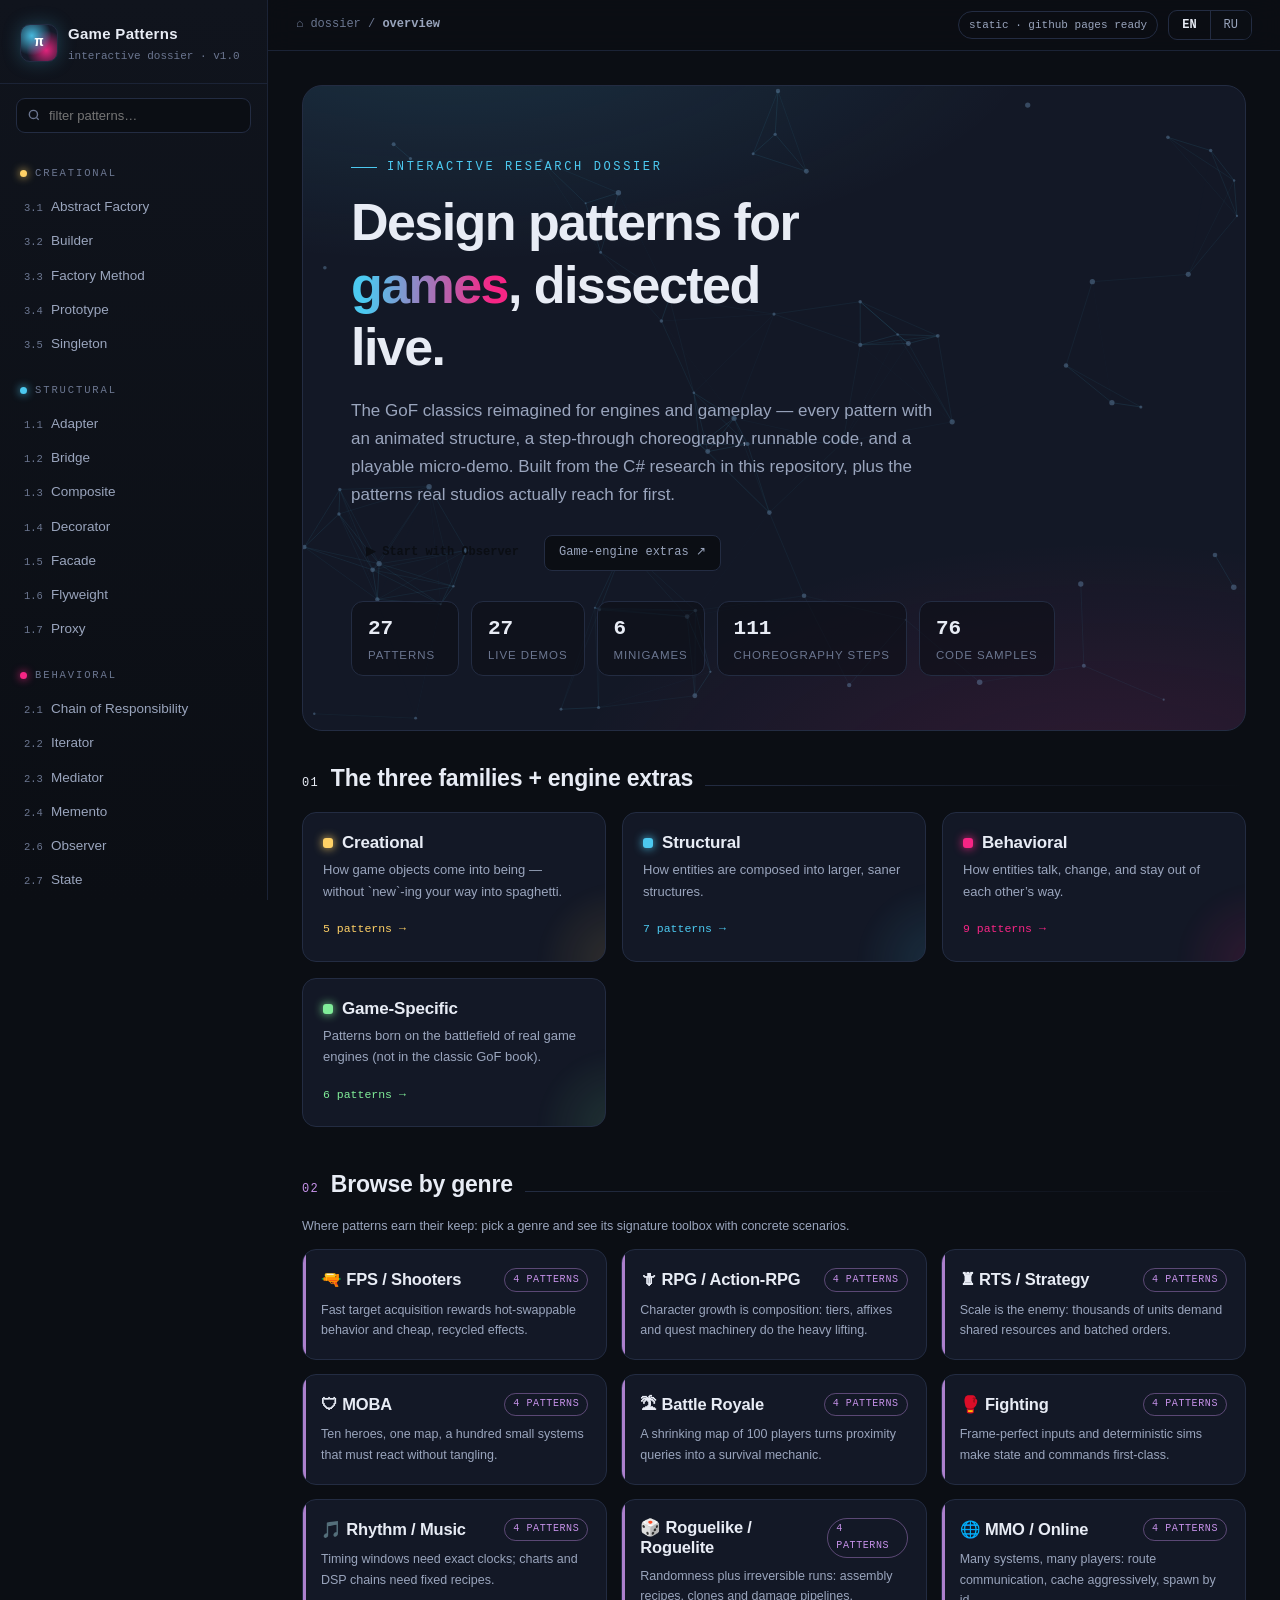
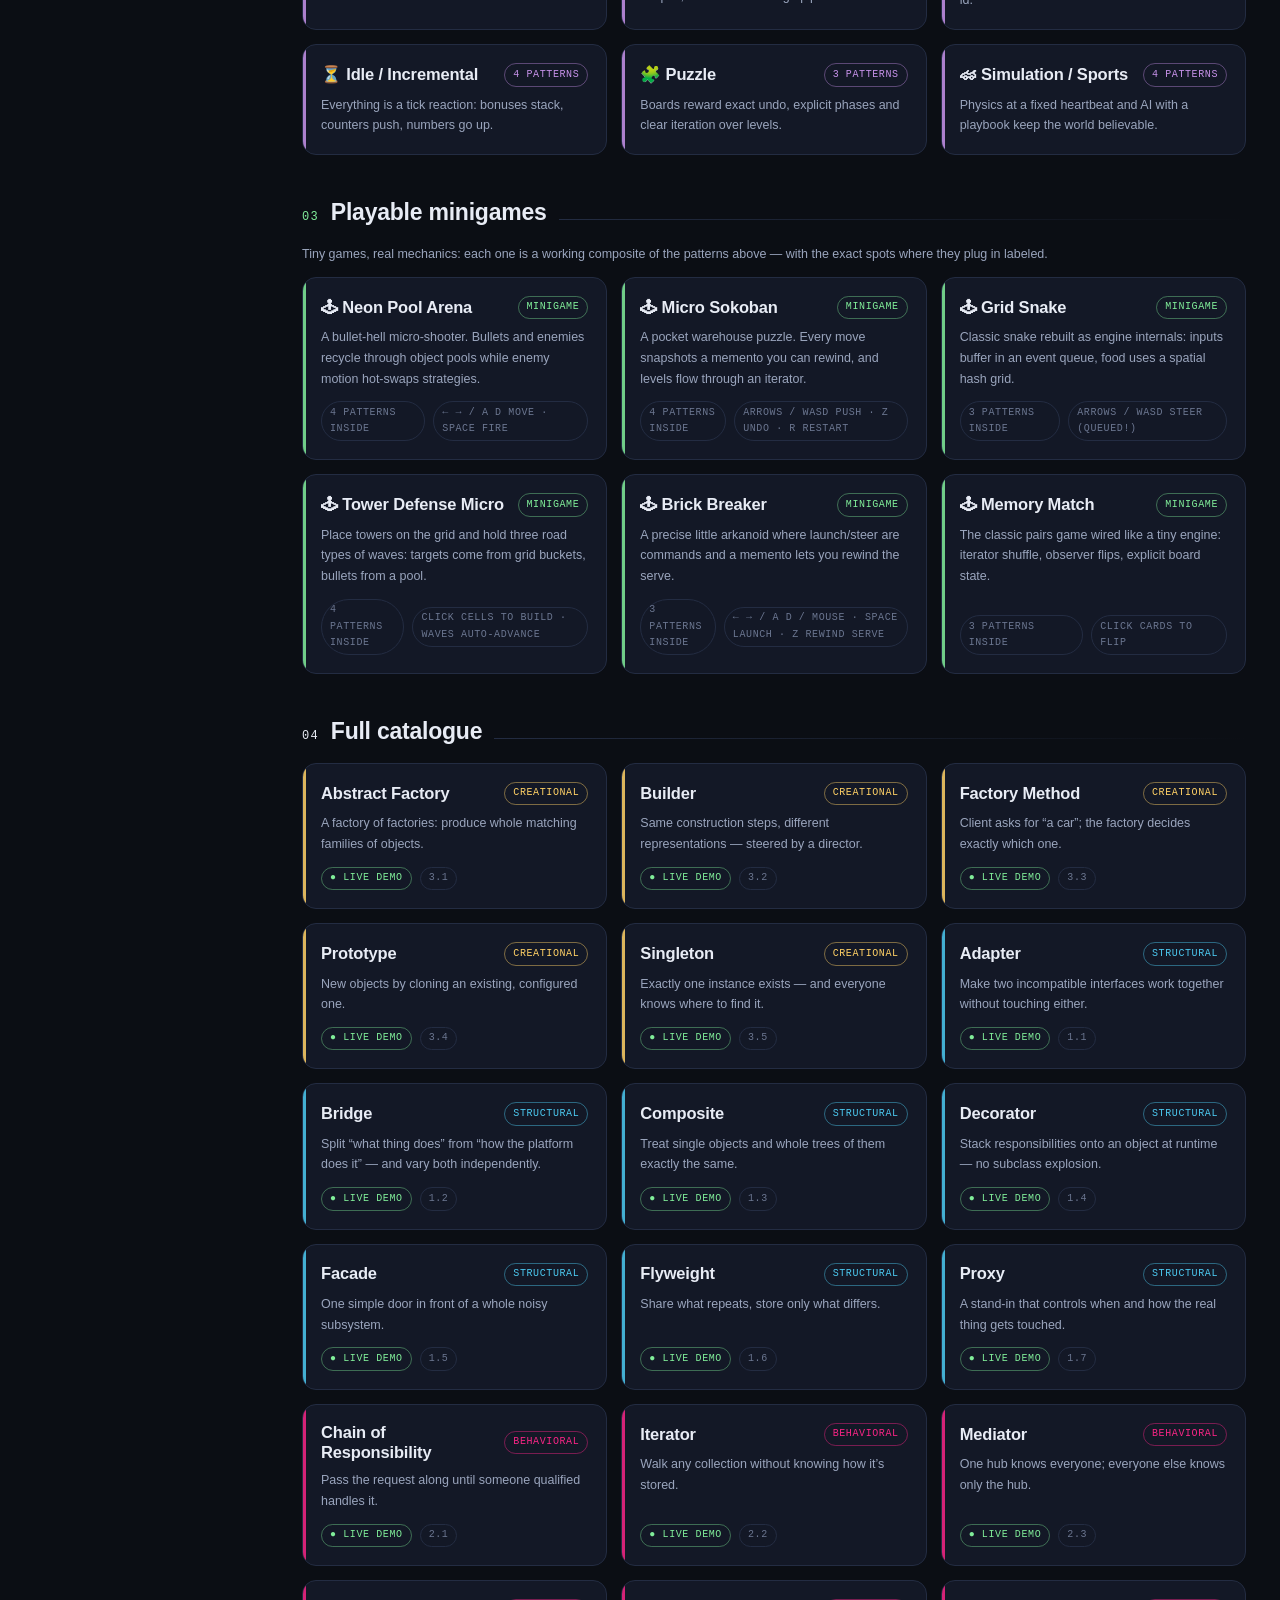
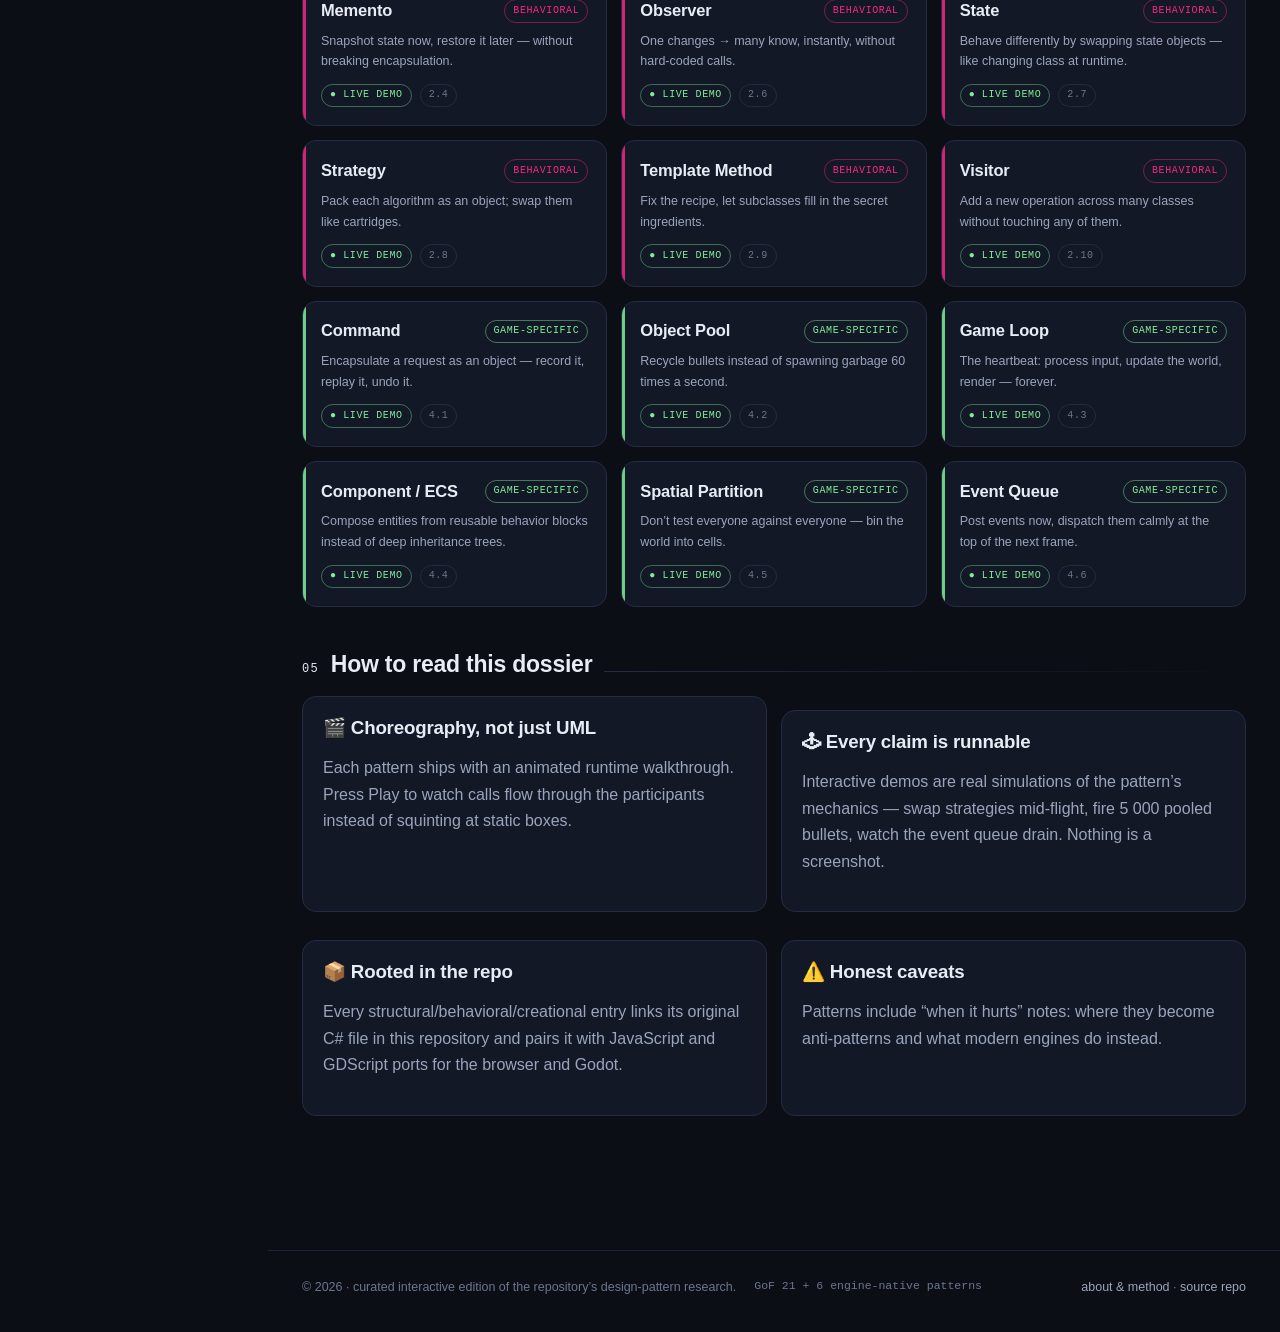
<file: docs/index.html>
<!DOCTYPE html>
<html lang="en">
<head>
  <meta charset="UTF-8" />
  <meta name="viewport" content="width=device-width, initial-scale=1.0" />
  <title>Game Design Patterns — Interactive Research Dossier</title>
  <meta name="description" content="Design patterns for games as a fully interactive dossier: animated structure diagrams, step-through choreography, runnable code and playable micro-demos." />
  <link rel="icon" href="data:image/svg+xml,%3Csvg xmlns='http://www.w3.org/2000/svg' viewBox='0 0 64 64'%3E%3Crect width='64' height='64' rx='14' fill='%230b0e14'/%3E%3Ccircle cx='22' cy='24' r='9' fill='%234cc9f0'/%3E%3Ccircle cx='44' cy='40' r='9' fill='%23f72585'/%3E%3Cpath d='M22 24 L44 40' stroke='%23ffd166' stroke-width='4'/%3E%3C/svg%3E" />
  <link rel="stylesheet" href="assets/css/main.css" />
</head>
<body>
  <div class="progress" id="progress"></div>

  <div class="app">
    <aside class="sidebar" id="sidebar" aria-label="Dossier navigation">
      <div class="brand">
        <div class="brand-logo">π</div>
        <div>
          <div class="brand-name">Game Patterns</div>
          <div class="brand-sub" id="brand-sub" data-i18n="brand.sub">interactive dossier · v1.0</div>
        </div>
      </div>
      <div class="nav-search">
        <input id="nav-search" type="search" placeholder="filter patterns…" autocomplete="off" spellcheck="false" />
      </div>
      <nav id="nav-patterns" aria-label="Patterns"></nav>
      <div class="nav-footer" data-i18n="navfooter.html">
        Built from the C# research in<br /><a href="https://github.com/Sergutsu/designpatterns">Sergutsu/designpatterns</a><br /><br />
        <span class="mono">static site · no build step</span>
      </div>
    </aside>

    <div class="scrim" id="scrim"></div>

    <div class="main">
      <header class="topbar">
        <button class="menu-btn" id="menu-btn" aria-label="toggle navigation">☰</button>
        <div class="breadcrumb" id="breadcrumb"></div>
        <div class="topbar-right">
          <span class="pill" data-i18n="pill.static"><span class="dot"></span> static · github pages ready</span>
          <div class="seg" id="lang-seg" title="language / язык">
            <button type="button" data-lang="en">EN</button>
            <button type="button" data-lang="ru">RU</button>
          </div>
        </div>
      </header>

      <main class="content" id="content"></main>

      <footer class="footer">
        <span data-i18n="footer.line">© 2026 · curated interactive edition of the repository’s design-pattern research.</span>
        <span class="mono" data-i18n="footer.count">GoF 21 + 6 engine-native patterns</span>
        <span style="margin-left:auto"><a href="#/about" data-i18n="footer.about">about &amp; method</a> · <a href="https://github.com/Sergutsu/designpatterns" data-i18n="footer.source">source repo</a></span>
      </footer>
    </div>
  </div>

  <button class="to-top" id="to-top" aria-label="back to top">↑</button>

  <script src="assets/js/i18n.js"></script>
  <script src="assets/js/data-core.js"></script>
  <script src="assets/js/data-creational.js"></script>
  <script src="assets/js/data-structural.js"></script>
  <script src="assets/js/data-behavioral.js"></script>
  <script src="assets/js/data-bonus.js"></script>
  <script src="assets/js/data-extra-a.js"></script>
  <script src="assets/js/data-extra-b.js"></script>
  <script src="assets/js/data-ru-a.js"></script>
  <script src="assets/js/data-ru-b.js"></script>
  <script src="assets/js/data-genres.js"></script>
  <script src="assets/js/diagram.js"></script>
  <script src="assets/js/demos-core.js"></script>
  <script src="assets/js/demos-behavioral.js"></script>
  <script src="assets/js/demos-creational-bonus.js"></script>
  <script src="assets/js/games.js"></script>
  <script src="assets/js/app.js"></script>
</body>
</html>
</file>
<file: docs/assets/css/main.css>
/* ============================================================
   Game Design Patterns — Interactive Research Dossier
   Design system: dark "engine console" aesthetic
   ============================================================ */

:root {
  --bg: #0b0e14;
  --bg-2: #10141d;
  --panel: #131826;
  --panel-2: #171e2e;
  --line: #232c42;
  --line-soft: #1b2336;
  --ink: #e8ecf5;
  --ink-dim: #9aa5bd;
  --ink-faint: #6b7690;

  --creational: #ffd166;
  --structural: #4cc9f0;
  --behavioral: #f72585;
  --bonus: #80ed99;

  --accent: #4cc9f0;
  --accent-2: #f72585;
  --good: #80ed99;
  --warn: #ffd166;
  --bad: #ff5d73;

  --mono: ui-monospace, "SF Mono", "Cascadia Code", "JetBrains Mono", Menlo, Consolas, monospace;
  --sans: "Inter", -apple-system, BlinkMacSystemFont, "Segoe UI", Roboto, "Helvetica Neue", Arial, sans-serif;

  --radius: 14px;
  --radius-sm: 9px;
  --shadow: 0 18px 50px -18px rgba(0, 0, 0, .65);
}

* { box-sizing: border-box; }

html { scroll-behavior: smooth; }

body {
  margin: 0;
  background: var(--bg);
  color: var(--ink);
  font-family: var(--sans);
  font-size: 16px;
  line-height: 1.65;
  -webkit-font-smoothing: antialiased;
  overflow-x: hidden;
}

::selection { background: rgba(76, 201, 240, .3); }

a { color: var(--accent); text-decoration: none; }
a:hover { text-decoration: underline; }

h1, h2, h3, h4 { line-height: 1.2; margin: 0 0 .5em; font-weight: 700; letter-spacing: -0.01em; }

code, pre, .mono { font-family: var(--mono); }

/* ---------- scrollbar ---------- */
::-webkit-scrollbar { width: 10px; height: 10px; }
::-webkit-scrollbar-track { background: var(--bg-2); }
::-webkit-scrollbar-thumb { background: #2a3550; border-radius: 6px; }
::-webkit-scrollbar-thumb:hover { background: #3a4a70; }

/* ============================================================
   App shell
   ============================================================ */
.app { display: flex; min-height: 100vh; }

.sidebar {
  width: 268px;
  flex: 0 0 268px;
  border-right: 1px solid var(--line-soft);
  background: linear-gradient(180deg, var(--bg-2), var(--bg));
  position: sticky;
  top: 0;
  height: 100vh;
  overflow-y: auto;
  padding: 22px 0 40px;
  z-index: 40;
}

.brand {
  display: flex; align-items: center; gap: 10px;
  padding: 0 20px 18px;
  border-bottom: 1px solid var(--line-soft);
  margin-bottom: 14px;
}
.brand-logo {
  width: 38px; height: 38px; border-radius: 10px; flex: 0 0 38px;
  background:
    radial-gradient(circle at 30% 30%, rgba(76,201,240,.9), transparent 55%),
    radial-gradient(circle at 70% 70%, rgba(247,37,133,.9), transparent 55%),
    #141a29;
  border: 1px solid var(--line);
  display: grid; place-items: center;
  font-family: var(--mono); font-weight: 700; font-size: 15px; color: #fff;
  box-shadow: 0 0 18px rgba(76,201,240,.25);
}
.brand-name { font-weight: 800; font-size: 15px; letter-spacing: .02em; }
.brand-sub { font-size: 11px; color: var(--ink-faint); font-family: var(--mono); }

.nav-search { padding: 0 16px 12px; }
.nav-search input {
  width: 100%; padding: 9px 12px 9px 32px;
  background: var(--bg) url("data:image/svg+xml,%3Csvg xmlns='http://www.w3.org/2000/svg' width='14' height='14' viewBox='0 0 24 24' fill='none' stroke='%236b7690' stroke-width='2.4'%3E%3Ccircle cx='11' cy='11' r='7'/%3E%3Cpath d='m20 20-3.5-3.5'/%3E%3C/svg%3E") 10px center no-repeat;
  border: 1px solid var(--line);
  border-radius: 9px;
  color: var(--ink);
  font-size: 13px;
  outline: none;
  transition: border-color .15s, box-shadow .15s;
}
.nav-search input:focus { border-color: var(--accent); box-shadow: 0 0 0 3px rgba(76,201,240,.15); }

.nav-section { margin-top: 14px; }
.nav-section-title {
  font-family: var(--mono); font-size: 10.5px; letter-spacing: .18em; text-transform: uppercase;
  color: var(--ink-faint); padding: 6px 20px 8px;
  display: flex; align-items: center; gap: 8px;
}
.nav-section-title .dot { width: 7px; height: 7px; border-radius: 50%; }
.dot.creational { background: var(--creational); box-shadow: 0 0 8px var(--creational); }
.dot.structural { background: var(--structural); box-shadow: 0 0 8px var(--structural); }
.dot.behavioral { background: var(--behavioral); box-shadow: 0 0 8px var(--behavioral); }
.dot.bonus { background: var(--bonus); box-shadow: 0 0 8px var(--bonus); }

.nav-link {
  display: flex; align-items: baseline; gap: 8px;
  padding: 6px 20px 6px 22px;
  font-size: 13.5px;
  color: var(--ink-dim);
  border-left: 2px solid transparent;
  transition: all .12s;
}
.nav-link:hover { color: var(--ink); background: rgba(76,201,240,.05); text-decoration: none; }
.nav-link.active {
  color: var(--ink);
  border-left-color: var(--nav-color, var(--accent));
  background: linear-gradient(90deg, rgba(76,201,240,.09), transparent 70%);
}
.nav-link .num { font-family: var(--mono); font-size: 10.5px; color: var(--ink-faint); }
.nav-link.hidden-by-search { display: none; }

.nav-footer { padding: 18px 20px 0; margin-top: 18px; border-top: 1px solid var(--line-soft); font-size: 11.5px; color: var(--ink-faint); }
.nav-footer a { color: var(--ink-dim); }

.main { flex: 1 1 auto; min-width: 0; display: flex; flex-direction: column; }

.topbar {
  position: sticky; top: 0; z-index: 30;
  display: flex; align-items: center; gap: 14px;
  padding: 10px 28px;
  background: rgba(11, 14, 20, .82);
  backdrop-filter: blur(12px);
  border-bottom: 1px solid var(--line-soft);
}
.breadcrumb { font-family: var(--mono); font-size: 12px; color: var(--ink-faint); overflow: hidden; text-overflow: ellipsis; white-space: nowrap; }
.breadcrumb b { color: var(--ink-dim); font-weight: 600; }
.breadcrumb a { color: var(--ink-faint); }
.breadcrumb a:hover { color: var(--accent); }
.topbar-right { margin-left: auto; display: flex; align-items: center; gap: 10px; }
.pill {
  font-family: var(--mono); font-size: 11px; padding: 4px 10px; border-radius: 99px;
  border: 1px solid var(--line); color: var(--ink-dim);
  display: inline-flex; align-items: center; gap: 6px;
}
.pill .dot { width: 6px; height: 6px; border-radius: 50%; background: var(--good); box-shadow: 0 0 6px var(--good); }

.menu-btn { display: none; background: none; border: 1px solid var(--line); border-radius: 8px; color: var(--ink); font-size: 16px; padding: 4px 10px; cursor: pointer; }

.content { flex: 1; width: 100%; max-width: 1060px; padding: 34px 34px 90px; }

/* reading progress */
.progress {
  position: fixed; top: 0; left: 0; height: 2px; z-index: 60;
  background: linear-gradient(90deg, var(--accent), var(--accent-2));
  width: 0%; transition: width .1s linear;
  box-shadow: 0 0 8px rgba(76,201,240,.6);
}

/* ============================================================
   Hero (home)
   ============================================================ */
.hero {
  position: relative;
  border: 1px solid var(--line);
  border-radius: 20px;
  overflow: hidden;
  padding: 64px 48px 54px;
  margin-bottom: 34px;
  background:
    radial-gradient(1000px 400px at 15% -10%, rgba(76,201,240,.14), transparent 60%),
    radial-gradient(900px 420px at 85% 110%, rgba(247,37,133,.13), transparent 60%),
    var(--panel);
}
#hero-canvas { position: absolute; inset: 0; width: 100%; height: 100%; opacity: .5; }
.hero-inner { position: relative; z-index: 2; }
.hero-kicker {
  font-family: var(--mono); font-size: 12px; letter-spacing: .22em; text-transform: uppercase;
  color: var(--accent); margin-bottom: 14px;
  display: inline-flex; align-items: center; gap: 10px;
}
.hero-kicker::before { content: ""; width: 26px; height: 1px; background: var(--accent); }
.hero h1 {
  font-size: clamp(30px, 4.6vw, 52px);
  font-weight: 800; letter-spacing: -0.03em; max-width: 16ch; margin-bottom: 18px;
}
.hero h1 .grad {
  background: linear-gradient(92deg, var(--accent) 10%, var(--accent-2) 90%);
  -webkit-background-clip: text; background-clip: text; color: transparent;
}
.hero p.lede { max-width: 62ch; color: var(--ink-dim); font-size: 17px; margin: 0 0 26px; }
.hero-stats { display: flex; flex-wrap: wrap; gap: 12px; margin-top: 30px; }
.stat-chip {
  border: 1px solid var(--line); background: rgba(11,14,20,.55); border-radius: 12px;
  padding: 10px 16px; min-width: 108px;
}
.stat-chip .v { font-family: var(--mono); font-size: 21px; font-weight: 700; }
.stat-chip .k { font-size: 11.5px; color: var(--ink-faint); text-transform: uppercase; letter-spacing: .08em; }

/* category cards */
.cat-grid { display: grid; grid-template-columns: repeat(auto-fit, minmax(230px, 1fr)); gap: 16px; margin: 18px 0 8px; }
.cat-card {
  position: relative; border: 1px solid var(--line); border-radius: var(--radius);
  background: var(--panel); padding: 20px; overflow: hidden;
  transition: transform .18s, border-color .18s, box-shadow .18s;
  display: block; color: var(--ink);
}
.cat-card:hover { transform: translateY(-3px); text-decoration: none; box-shadow: var(--shadow); border-color: var(--cat-color); }
.cat-card::after {
  content: ""; position: absolute; inset: auto -30% -55% auto; width: 160px; height: 160px; border-radius: 50%;
  background: radial-gradient(circle, var(--cat-color), transparent 70%); opacity: .12; filter: blur(6px);
}
.cat-card h3 { display: flex; align-items: center; gap: 9px; font-size: 17px; margin-bottom: 6px; }
.cat-card p { font-size: 13px; color: var(--ink-dim); margin: 0 0 12px; }
.cat-card .count { font-family: var(--mono); font-size: 11.5px; color: var(--cat-color); }
.cat-swatch { width: 10px; height: 10px; border-radius: 3px; background: var(--cat-color); box-shadow: 0 0 10px var(--cat-color); }

/* pattern cards grid */
.pattern-grid { display: grid; grid-template-columns: repeat(auto-fill, minmax(255px, 1fr)); gap: 14px; }
.pattern-card {
  border: 1px solid var(--line); border-radius: var(--radius); background: var(--panel);
  padding: 18px; display: flex; flex-direction: column; gap: 8px;
  position: relative; overflow: hidden;
  transition: transform .16s, border-color .16s, box-shadow .16s;
  color: var(--ink);
}
.pattern-card::before {
  content: ""; position: absolute; left: 0; top: 0; bottom: 0; width: 3px;
  background: var(--cat-color); opacity: .85;
}
.pattern-card:hover { transform: translateY(-3px); border-color: var(--cat-color); box-shadow: var(--shadow); text-decoration: none; }
.pattern-card .pc-top { display: flex; justify-content: space-between; align-items: center; gap: 8px; }
.pattern-card h3 { font-size: 16.5px; margin: 0; }
.pattern-card .tag { font-size: 12.5px; color: var(--ink-dim); flex: 1; }
.pattern-card .pc-foot { display: flex; align-items: center; gap: 8px; margin-top: 4px; }
.mini-tag {
  font-family: var(--mono); font-size: 10px; letter-spacing: .06em; text-transform: uppercase;
  padding: 2.5px 8px; border-radius: 99px; border: 1px solid var(--line); color: var(--ink-faint);
}
.mini-tag.cat { color: var(--cat-color); border-color: color-mix(in srgb, var(--cat-color) 45%, transparent); }

/* ============================================================
   Pattern detail page
   ============================================================ */
.crumb-title-row { display: flex; align-items: flex-start; gap: 18px; flex-wrap: wrap; margin-bottom: 6px; }
.pattern-head { padding: 8px 0 22px; border-bottom: 1px solid var(--line-soft); margin-bottom: 26px; }
.pattern-head h1 { font-size: clamp(28px, 3.6vw, 42px); font-weight: 800; letter-spacing: -0.025em; }
.pattern-head .aka { color: var(--ink-faint); font-size: 13px; font-family: var(--mono); }
.pattern-head .aka b { color: var(--ink-dim); font-weight: 600; }
.tagline { font-size: 17px; color: var(--ink-dim); max-width: 70ch; margin-top: 10px; }
.tagrow { display: flex; flex-wrap: wrap; gap: 8px; margin-top: 16px; }

.chip {
  font-size: 11.5px; font-family: var(--mono); padding: 4px 11px; border-radius: 99px;
  border: 1px solid var(--line); color: var(--ink-dim); background: var(--bg-2);
}
.chip.cat { color: var(--cat-color); border-color: color-mix(in srgb, var(--cat-color) 50%, transparent); background: color-mix(in srgb, var(--cat-color) 9%, transparent); }
.chip.demo-chip { color: var(--good); border-color: color-mix(in srgb, var(--good) 45%, transparent); }
a.chip:hover { text-decoration: none; border-color: var(--accent); color: var(--accent); }

.section { margin-bottom: 44px; scroll-margin-top: 76px; }
.section > .sec-head { display: flex; align-items: baseline; gap: 12px; margin-bottom: 16px; }
.sec-num { font-family: var(--mono); font-size: 12px; color: var(--cat-color); letter-spacing: .1em; }
.section h2 { font-size: 23px; margin: 0; }
.sec-rule { flex: 1; height: 1px; background: linear-gradient(90deg, var(--line), transparent); }

.panel {
  background: var(--panel); border: 1px solid var(--line); border-radius: var(--radius);
  padding: 20px;
}
.panel.tight { padding: 14px; }
.panel + .panel { margin-top: 14px; }

/* intent quote */
.intent-quote {
  border-left: 3px solid var(--cat-color);
  background: linear-gradient(90deg, color-mix(in srgb, var(--cat-color) 8%, transparent), transparent 75%);
  padding: 16px 20px; border-radius: 0 var(--radius-sm) var(--radius-sm) 0;
  font-size: 15.5px; color: var(--ink);
}
.intent-quote .lbl { font-family: var(--mono); font-size: 10.5px; letter-spacing: .16em; text-transform: uppercase; color: var(--cat-color); display: block; margin-bottom: 6px; }

.note-list { display: grid; gap: 10px; margin: 0; padding: 0; list-style: none; }
.note-list li { display: flex; gap: 10px; font-size: 14.5px; color: var(--ink-dim); }
.note-list li::before { content: "▸"; color: var(--cat-color); flex: 0 0 auto; }
.note-list li b, .note-list li code { color: var(--ink); }

.two-col { display: grid; grid-template-columns: 1fr 1fr; gap: 14px; }
@media (max-width: 900px) { .two-col { grid-template-columns: 1fr; } }

/* ============================================================
   Diagram (SVG UML-lite)
   ============================================================ */
.diagram-wrap { position: relative; }
.diagram-scroll { overflow-x: auto; border-radius: var(--radius); }
svg.diagram { display: block; background:
  radial-gradient(rgba(255,255,255,.035) 1px, transparent 1px);
  background-size: 22px 22px;
  background-color: #0d1119;
  min-width: 100%;
}
.dg-node rect.body { fill: #151b2b; stroke: #2b3652; stroke-width: 1.2; }
.dg-node.kind-interface rect.body { fill: #12233a; stroke: #3d6a97; }
.dg-node.kind-abstract rect.body { fill: #1d1a30; stroke: #5b4d95; }
.dg-node.kind-concrete rect.body { fill: #152330; stroke: #3d7a97; }
.dg-node.kind-client rect.body { fill: #241a26; stroke: #8a4772; }
.dg-node.kind-subsystem rect.body { fill: #1c2418; stroke: #4d7a45; }
.dg-node.kind-instance rect.body { fill: #2a2114; stroke: #97773d; }
.dg-node text { fill: var(--ink); font-family: var(--mono); }
.dg-node .stereo { fill: #8fa3c8; }
.dg-node .sublabel { fill: var(--ink-faint); }
.dg-node.dimmed { opacity: .28; transition: opacity .3s; }
.dg-node { transition: opacity .3s; cursor: default; }
.dg-node.glow rect.body { stroke: var(--accent); stroke-width: 2; filter: drop-shadow(0 0 7px rgba(76,201,240,.7)); }
.dg-edge { stroke: #54617f; fill: none; stroke-width: 1.4; transition: opacity .3s, stroke .3s; }
.dg-edge.dashed { stroke-dasharray: 5 4; }
.dg-edge.dimmed { opacity: .18; }
.dg-edge.glow { stroke: var(--accent-2); stroke-width: 2.2; filter: drop-shadow(0 0 5px rgba(247,37,133,.6)); }
.dg-edge-label { fill: #9fb0d0; font-family: var(--mono); font-size: 10.5px; }
.dg-edge-label.glow { fill: #ffd6ec; font-weight: 700; }
.dg-lane-label { fill: #46527310; font-family: var(--mono); font-size: 10px; letter-spacing: .2em; fill-opacity: .55; }

/* sequence player */
.seq-player {
  margin-top: 12px; border: 1px solid var(--line); border-radius: var(--radius);
  background: var(--panel-2); padding: 12px 16px;
}
.seq-caption {
  min-height: 44px; font-size: 14px; color: var(--ink); display: flex; align-items: center; gap: 10px;
}
.seq-caption .step-badge {
  font-family: var(--mono); font-size: 10.5px; color: var(--cat-color); border: 1px solid color-mix(in srgb, var(--cat-color) 45%, transparent);
  padding: 2px 8px; border-radius: 99px; flex: 0 0 auto;
}
.seq-controls { display: flex; align-items: center; gap: 8px; margin-top: 10px; flex-wrap: wrap; }
.seq-btn {
  font-family: var(--mono); font-size: 12px; padding: 6px 12px; border-radius: 8px;
  border: 1px solid var(--line); background: var(--bg); color: var(--ink-dim); cursor: pointer;
  transition: all .12s;
}
.seq-btn:hover:not(:disabled) { color: var(--ink); border-color: var(--accent); }
.seq-btn:disabled { opacity: .35; cursor: default; }
.seq-btn.primary { background: var(--cat-color); border-color: transparent; color: #0b0e14; font-weight: 700; }
.seq-dots { display: flex; gap: 6px; margin-left: auto; }
.seq-dot { width: 8px; height: 8px; border-radius: 50%; background: var(--line); border: none; cursor: pointer; padding: 0; transition: all .15s; }
.seq-dot.on { background: var(--cat-color); box-shadow: 0 0 7px var(--cat-color); transform: scale(1.25); }

/* ============================================================
   Code viewer
   ============================================================ */
.code-tabs { display: flex; gap: 6px; align-items: center; flex-wrap: wrap; }
.code-tab {
  font-family: var(--mono); font-size: 12px; padding: 7px 13px; border-radius: 9px 9px 0 0;
  border: 1px solid var(--line); border-bottom: none; background: var(--bg-2); color: var(--ink-dim);
  cursor: pointer; transition: all .12s;
}
.code-tab:hover { color: var(--ink); }
.code-tab.active { color: var(--ink); background: var(--panel); border-color: var(--accent); }
.code-window { border: 1px solid var(--line); border-radius: 0 var(--radius) var(--radius) var(--radius); overflow: hidden; background: #0c1018; }
.code-head {
  display: flex; align-items: center; gap: 10px; padding: 8px 14px;
  background: var(--panel-2); border-bottom: 1px solid var(--line);
  font-family: var(--mono); font-size: 11.5px; color: var(--ink-faint);
}
.code-head .dots { display: flex; gap: 5px; }
.code-head .dots i { width: 9px; height: 9px; border-radius: 50%; background: #2c3652; }
.copy-btn {
  margin-left: auto; font-family: var(--mono); font-size: 11px; padding: 4px 10px;
  border-radius: 7px; border: 1px solid var(--line); background: var(--bg); color: var(--ink-dim); cursor: pointer;
}
.copy-btn:hover { color: var(--ink); border-color: var(--accent); }
pre.code {
  margin: 0; padding: 16px 18px; overflow-x: auto; font-size: 12.8px; line-height: 1.62;
  counter-reset: ln; tab-size: 2;
}
pre.code .cl { display: block; padding-left: 3.2em; position: relative; min-height: 1.62em; }
pre.code .cl::before {
  counter-increment: ln; content: counter(ln);
  position: absolute; left: 0; width: 2.2em; text-align: right; color: #39435e; user-select: none;
}
pre.code .cl:hover { background: rgba(76,201,240,.04); }
.tok-kw { color: #ff7edb; }
.tok-type { color: #4cc9f0; }
.tok-str { color: #ffd166; }
.tok-com { color: #5b6b8c; font-style: italic; }
.tok-num { color: #80ed99; }
.tok-pre { color: #c792ea; }

/* ============================================================
   Demos
   ============================================================ */
.demo-shell { border: 1px solid var(--line); border-radius: var(--radius); overflow: hidden; background: var(--panel); }
.demo-toolbar {
  display: flex; align-items: center; gap: 10px; flex-wrap: wrap;
  padding: 10px 14px; background: var(--panel-2); border-bottom: 1px solid var(--line);
}
.demo-title { font-family: var(--mono); font-size: 11px; letter-spacing: .14em; text-transform: uppercase; color: var(--cat-color); margin-right: auto; }
.btn {
  font-family: var(--mono); font-size: 12px; padding: 7px 14px; border-radius: 8px; cursor: pointer;
  border: 1px solid var(--line); background: var(--bg); color: var(--ink-dim); transition: all .12s;
}
.btn:hover:not(:disabled) { color: var(--ink); border-color: var(--accent); transform: translateY(-1px); }
.btn:disabled { opacity: .35; cursor: default; }
.btn.primary { background: var(--cat-color); color: #0b0e14; border-color: transparent; font-weight: 700; }
.btn.primary:hover:not(:disabled) { filter: brightness(1.12); color: #0b0e14; }
.btn.toggle.on { color: var(--good); border-color: color-mix(in srgb, var(--good) 55%, transparent); background: color-mix(in srgb, var(--good) 10%, transparent); }
.btn.danger { color: var(--bad); }
.seg { display: inline-flex; border: 1px solid var(--line); border-radius: 9px; overflow: hidden; }
.seg button {
  font-family: var(--mono); font-size: 12px; padding: 7px 13px; border: none; background: var(--bg);
  color: var(--ink-dim); cursor: pointer; border-right: 1px solid var(--line); transition: all .12s;
}
.seg button:last-child { border-right: none; }
.seg button.on { background: color-mix(in srgb, var(--cat-color) 18%, transparent); color: var(--cat-color); font-weight: 700; }
.demo-body { padding: 16px; display: grid; gap: 14px; }
.demo-stage { position: relative; border-radius: var(--radius-sm); overflow: hidden; background: #0a0d13; border: 1px solid var(--line-soft); }
canvas.stage-canvas { display: block; width: 100%; height: auto; }
.stage-hud {
  position: absolute; top: 10px; left: 12px; display: flex; gap: 8px; flex-wrap: wrap; pointer-events: none;
}
.hud-chip {
  font-family: var(--mono); font-size: 10.5px; background: rgba(10,13,19,.78); border: 1px solid var(--line);
  color: var(--ink-dim); padding: 3px 9px; border-radius: 99px; backdrop-filter: blur(4px);
}
.hud-chip b { color: var(--ink); }
.hud-chip.good b { color: var(--good); }
.log-panel {
  background: #0a0d13; border: 1px solid var(--line-soft); border-radius: var(--radius-sm);
  padding: 10px 12px; font-family: var(--mono); font-size: 11.8px; line-height: 1.7;
  max-height: 190px; overflow-y: auto; min-height: 64px;
}
.log-line { display: flex; gap: 8px; white-space: pre-wrap; }
.log-line .lt { color: #3d4a6b; flex: 0 0 auto; }
.log-line.in { color: #9fd8ef; }
.log-line.out { color: #cfe8b0; }
.log-line.sys { color: #8b96b2; }
.log-line.warn { color: var(--warn); }
.log-line.err { color: var(--bad); }
.log-line .hl { color: var(--accent-2); font-weight: 700; }

.meter { height: 8px; background: var(--bg); border-radius: 99px; overflow: hidden; border: 1px solid var(--line-soft); }
.meter > i { display: block; height: 100%; background: linear-gradient(90deg, var(--cat-color), var(--accent)); width: 0%; transition: width .25s; }
.meter.good > i { background: linear-gradient(90deg, var(--good), #2fbf71); }
.meter.bad > i { background: linear-gradient(90deg, var(--bad), #ff9a5d); }

.kv { display: flex; gap: 8px; align-items: baseline; font-family: var(--mono); font-size: 12px; }
.kv .k { color: var(--ink-faint); }
.kv .v { color: var(--ink); font-weight: 700; }
.kv .v.good { color: var(--good); }
.kv .v.bad { color: var(--bad); }

.state-badges { display: flex; gap: 8px; flex-wrap: wrap; }
.state-badge {
  font-family: var(--mono); font-size: 11px; padding: 5px 12px; border-radius: 99px;
  border: 1px solid var(--line); color: var(--ink-faint); background: var(--bg); transition: all .25s;
}
.state-badge.on { color: #0b0e14; font-weight: 700; background: var(--cat-color); border-color: var(--cat-color); box-shadow: 0 0 16px color-mix(in srgb, var(--cat-color) 60%, transparent); }

input[type="range"].slider {
  -webkit-appearance: none; appearance: none; width: 100%; height: 6px; border-radius: 99px;
  background: var(--bg); border: 1px solid var(--line); outline: none;
}
input[type="range"].slider::-webkit-slider-thumb {
  -webkit-appearance: none; width: 16px; height: 16px; border-radius: 50%;
  background: var(--cat-color); cursor: pointer; border: 2px solid #0b0e14; box-shadow: 0 0 10px color-mix(in srgb, var(--cat-color) 70%, transparent);
}
.field-label { font-family: var(--mono); font-size: 10.5px; letter-spacing: .12em; text-transform: uppercase; color: var(--ink-faint); margin-bottom: 6px; }

.demo-grid-2 { display: grid; grid-template-columns: 1.2fr .8fr; gap: 14px; align-items: start; }
@media (max-width: 880px) { .demo-grid-2 { grid-template-columns: 1fr; } }

/* tree (composite / scene graph) */
.tree { font-family: var(--mono); font-size: 12.5px; }
.tree ul { list-style: none; margin: 0; padding-left: 22px; border-left: 1px dashed #2a3550; }
.tree > ul { padding-left: 0; border-left: none; }
.tree li { padding: 3px 0; }
.tree .tnode { display: inline-flex; align-items: center; gap: 8px; padding: 3px 10px 3px 8px; border-radius: 8px; border: 1px solid transparent; transition: all .2s; }
.tree .tnode.hi { border-color: var(--accent); background: rgba(76,201,240,.1); box-shadow: 0 0 12px rgba(76,201,240,.25); }
.tree .tnode .ico { color: var(--cat-color); }
.tree .tnode .meta { color: var(--ink-faint); font-size: 11px; }

/* chip list for investor subscriptions etc. */
.sub-grid { display: flex; gap: 8px; flex-wrap: wrap; }
.sub-card {
  border: 1px solid var(--line); background: var(--bg); border-radius: 10px; padding: 8px 12px;
  font-family: var(--mono); font-size: 12px; display: flex; align-items: center; gap: 8px; transition: all .15s;
}
.sub-card .dot { width: 7px; height: 7px; border-radius: 50%; background: #39435e; }
.sub-card.on { border-color: color-mix(in srgb, var(--good) 55%, transparent); color: var(--ink); }
.sub-card.on .dot { background: var(--good); box-shadow: 0 0 8px var(--good); }
.sub-card button { background: none; border: none; color: var(--ink-faint); cursor: pointer; font-size: 13px; padding: 0 2px; }
.sub-card button:hover { color: var(--bad); }

.output-block {
  background: #0a0d13; border: 1px solid var(--line-soft); border-radius: var(--radius-sm);
  padding: 12px 14px; font-family: var(--mono); font-size: 12px; line-height: 1.65; color: #cfe0f5;
  white-space: pre-wrap; word-break: break-word; max-height: 260px; overflow-y: auto;
}
.output-block .attr { color: #ffd166; }

/* comparator bars (flyweight etc.) */
.cmp-row { display: grid; grid-template-columns: 150px 1fr 90px; gap: 10px; align-items: center; margin: 8px 0; font-family: var(--mono); font-size: 12px; }
.cmp-row .bar { height: 16px; background: var(--bg); border-radius: 6px; overflow: hidden; border: 1px solid var(--line-soft); }
.cmp-row .bar > i { display: block; height: 100%; transition: width .3s; }
.cmp-row .val { text-align: right; color: var(--ink-dim); }
.cmp-row .val.good { color: var(--good); }
.cmp-row .val.bad { color: var(--bad); }

/* game-loop timeline */
.loop-track { position: relative; height: 54px; background: #0a0d13; border: 1px solid var(--line-soft); border-radius: var(--radius-sm); overflow: hidden; }
.loop-cursor { position: absolute; top: 0; bottom: 0; width: 2px; background: var(--accent-2); box-shadow: 0 0 10px var(--accent-2); }
.loop-tick { position: absolute; top: 8px; width: 2px; height: 18px; background: var(--cat-color); opacity: .8; }
.loop-frame { position: absolute; bottom: 0; height: 22px; background: rgba(76,201,240,.25); border-left: 1px solid rgba(76,201,240,.5); }

/* generic helper */
.muted { color: var(--ink-dim); }
.small { font-size: 12.5px; }
.mt8 { margin-top: 8px; } .mt16 { margin-top: 16px; } .mt24 { margin-top: 24px; }
.row { display: flex; gap: 10px; align-items: center; flex-wrap: wrap; }
.spacer { flex: 1; }

/* related strip */
.related-strip { display: flex; gap: 10px; flex-wrap: wrap; }
.related-card {
  border: 1px solid var(--line); background: var(--panel); border-radius: 10px; padding: 10px 14px;
  font-size: 13px; color: var(--ink-dim); transition: all .15s; display: flex; align-items: center; gap: 8px;
}
.related-card:hover { text-decoration: none; color: var(--ink); border-color: var(--accent); transform: translateY(-2px); }
.related-card .rn { color: var(--ink); font-weight: 600; }
.related-card .rl { font-size: 11px; color: var(--ink-faint); }

/* back to top */
.to-top {
  position: fixed; right: 22px; bottom: 22px; z-index: 50;
  width: 42px; height: 42px; border-radius: 12px; border: 1px solid var(--line);
  background: rgba(19,24,38,.9); color: var(--ink-dim); cursor: pointer; font-size: 17px;
  backdrop-filter: blur(8px); transition: all .15s; opacity: 0; pointer-events: none;
}
.to-top.show { opacity: 1; pointer-events: auto; }
.to-top:hover { color: var(--accent); border-color: var(--accent); }

/* footer */
.footer {
  border-top: 1px solid var(--line-soft); padding: 26px 34px 40px;
  color: var(--ink-faint); font-size: 12.5px; display: flex; gap: 18px; flex-wrap: wrap; align-items: center;
  max-width: 1060px; width: 100%;
}
.footer .mono { font-size: 11.5px; }
.footer a { color: var(--ink-dim); }

/* ============================================================
   Responsive
   ============================================================ */
@media (max-width: 1020px) {
  .sidebar { position: fixed; left: 0; top: 0; transform: translateX(-105%); transition: transform .22s ease; box-shadow: var(--shadow); }
  .sidebar.open { transform: translateX(0); }
  .menu-btn { display: block; }
  .content { padding: 22px 18px 70px; }
  .hero { padding: 42px 26px 36px; }
  .scrim {
    position: fixed; inset: 0; background: rgba(4,6,10,.6); z-index: 35;
    opacity: 0; pointer-events: none; transition: opacity .2s;
  }
  .scrim.show { opacity: 1; pointer-events: auto; }
}
</file>
